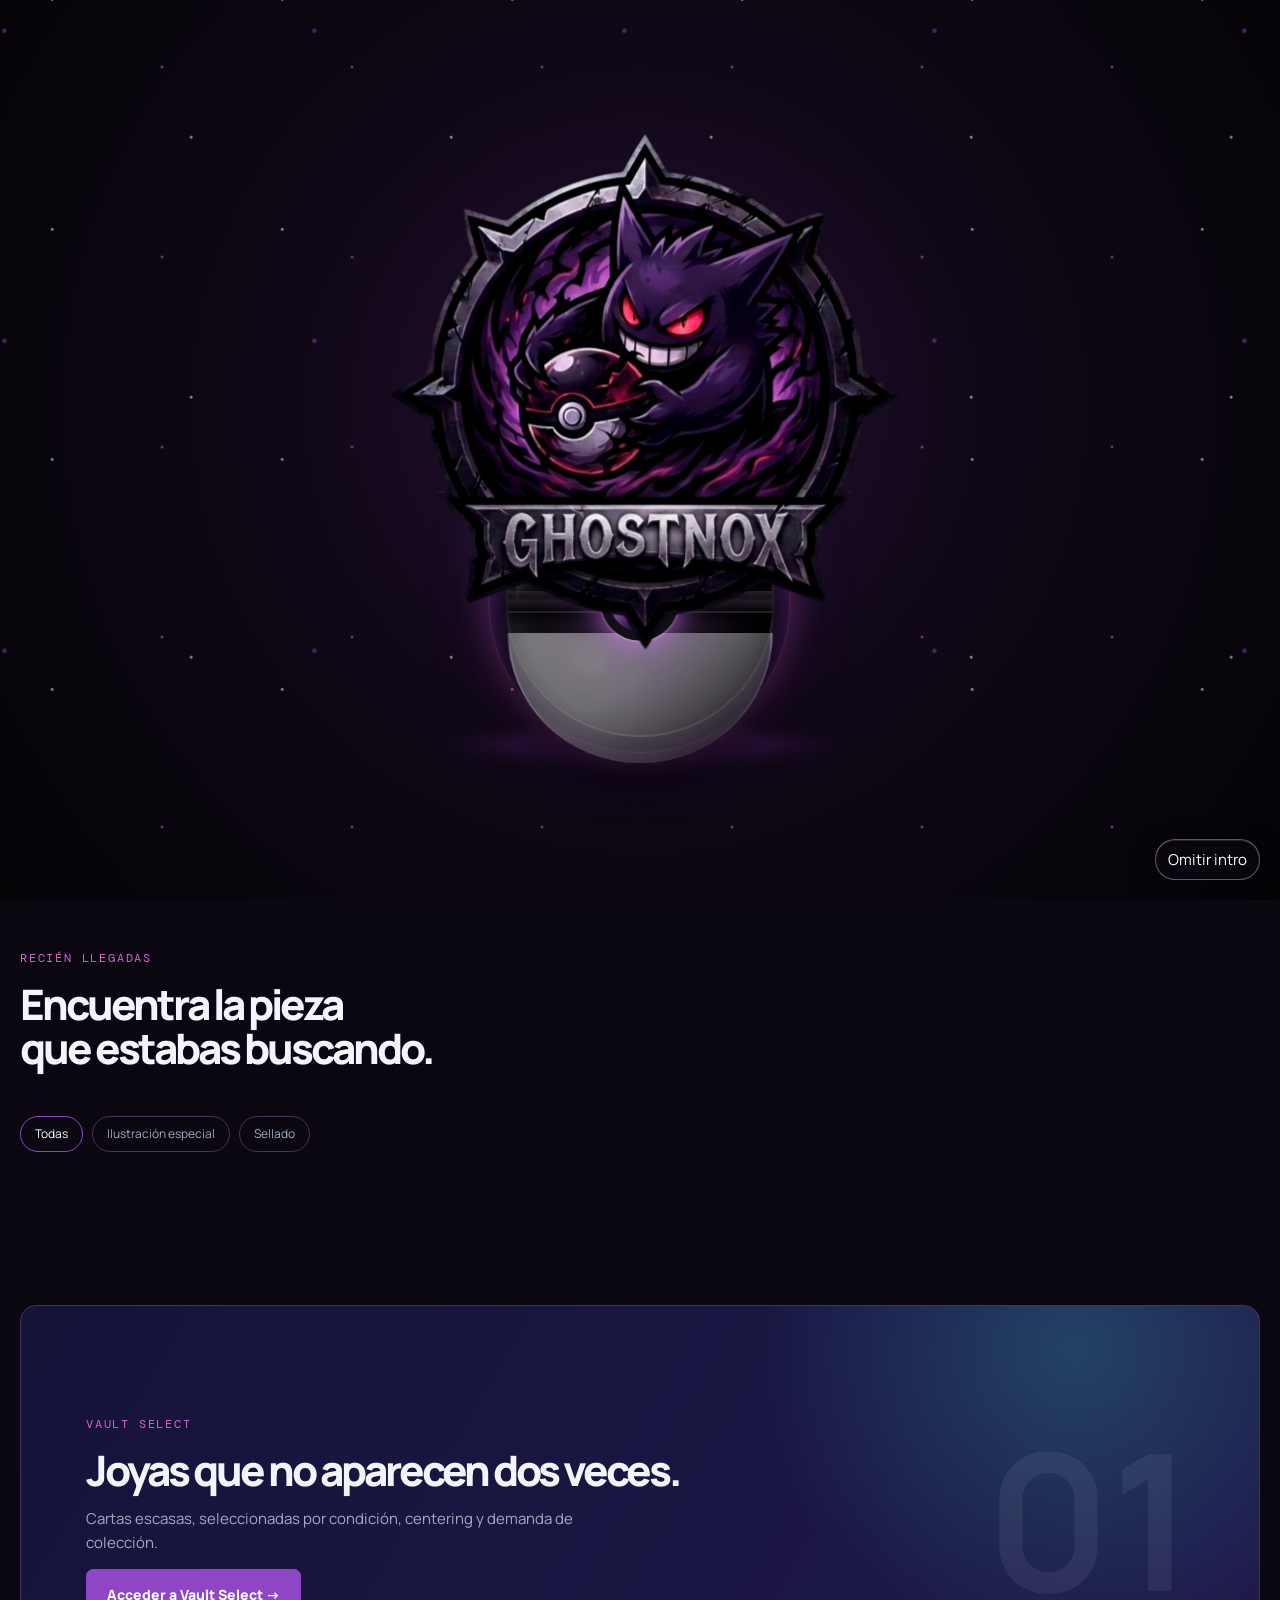
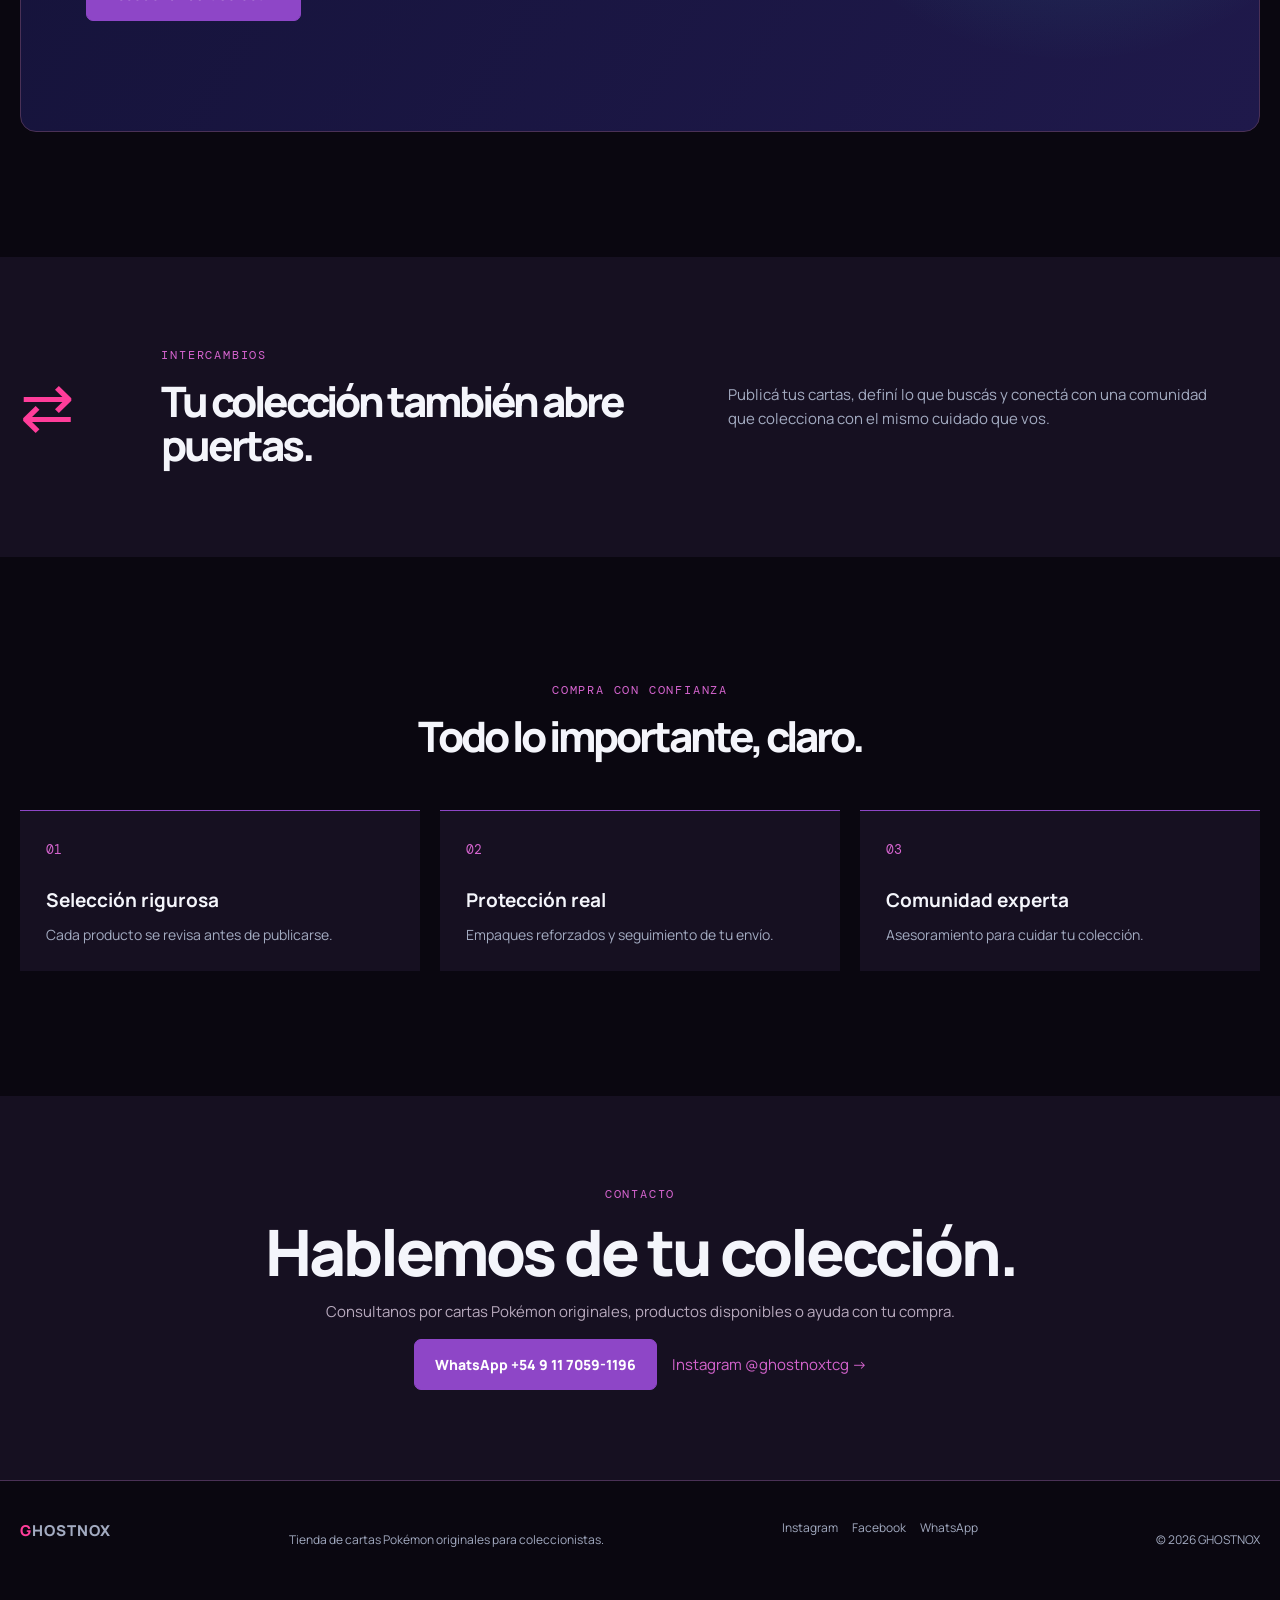
<file: index.html>
<!doctype html>
<html lang="es">

<head>
    <meta charset="utf-8">
    <meta name="viewport" content="width=device-width,initial-scale=1">
    <title>Ghostnox — Cartas Pokémon</title>
    <link rel="icon" href="favicon.svg">
    <link rel="preconnect" href="https://fonts.googleapis.com">
    <link rel="preconnect" href="https://fonts.gstatic.com" crossorigin>
    <link href="https://fonts.googleapis.com/css2?family=DM+Mono&family=Manrope:wght@400;600;700;800&display=swap"
        rel="stylesheet">
    <link rel="stylesheet" href="assets/css/style.css">
    <link rel="stylesheet" href="assets/css/pokeball-3d.css">
    <link rel="stylesheet" href="assets/css/cart-buttons.css">
    <link rel="stylesheet" href="assets/css/supabase-app.css">
    <link rel="stylesheet" href="assets/css/product-modal.css">
    <link rel="stylesheet" href="assets/css/catalog-cards.css">
    <link rel="stylesheet" href="assets/css/cart-editor.css">
    <link rel="stylesheet" href="assets/css/legacy-enhancements.css">
    <link rel="stylesheet" href="assets/css/legacy-contact.css">
</head>

<body>
    <header><a class="brand" href="#inicio">✦ Ghostnox </b></a>
        <nav data-navigation><a href="singles.html">Singles</a><a href="#coleccion">Colección</a><a href="#vault">Vault Select</a><a
                href="#intercambios">Intercambios</a><a href="#guia">Guía</a></nav>
        <div class="actions"><button data-search-button aria-label="Buscar">⌕</button><button class="bag"
                data-cart-button>Bolsa <span data-cart-count>0</span></button><button class="menu"
                data-menu-button>☰</button></div>
    </header>
    <main id="inicio">
        <section class="hero">
            <div class="copy">
                <p class="eyebrow">CURADO PARA COLECCIONISTAS</p>
                <h1>Tu próxima carta<br><em>extraordinaria.</em></h1>
                <p>Cartas verificadas, envíos protegidos y una selección que convierte cada apertura en un momento
                    especial.</p><a class="button" href="singles.html">Explorar cartas →</a><a class="quiet"
                    href="#guia">Cómo funciona</a>
                <div class="trust">◆ Autenticidad verificada　◆ Pago protegido　◆ Envíos asegurados</div>
            </div>
            <div class="hero-art">
                <div class="card"><small>STAGE 2 · 330 HP</small><strong>Charizard ex</strong>
                    <div>🔥</div>
                    <p>Inferno Wing <b>180</b></p><i>Paldea Evolved · Ultra Rare</i>
                </div>
                <aside><b>9.5</b><small>VAULT<br>GRADE</small></aside>
            </div>
        </section>
        <section class="metrics">
            <div><b>4.8/5</b><span>experiencia de compra</span></div>
            <div><b>3.000+</b><span>cartas disponibles</span></div>
            <div><b>48 h</b><span>despacho asegurado</span></div>
            <div><b>100%</b><span>lotes revisados</span></div>
        </section>
        <section class="collection" id="coleccion">
            <p class="eyebrow">RECIÉN LLEGADAS</p>
            <h2>Encuentra la pieza<br>que estabas buscando.</h2>
            <div class="filters"><button class="active">Todas</button><button>Ilustración
                    especial</button><button>Sellado</button></div>
            <div class="products"></div>
        </section>
        <section class="vault" id="vault">
            <div>
                <p class="eyebrow">VAULT SELECT</p>
                <h2>Joyas que no aparecen dos veces.</h2>
                <p>Cartas escasas, seleccionadas por condición, centering y demanda de colección.</p><a class="button"
                    href="#coleccion">Acceder a Vault Select →</a>
            </div><b>01</b>
        </section>
        <section class="exchange" id="intercambios"><span>⇄</span>
            <div>
                <p class="eyebrow">INTERCAMBIOS</p>
                <h2>Tu colección también abre puertas.</h2>
            </div>
            <p>Publicá tus cartas, definí lo que buscás y conectá con una comunidad que colecciona con el mismo cuidado
                que vos.</p>
        </section>
        <section class="guide" id="guia">
            <p class="eyebrow">COMPRA CON CONFIANZA</p>
            <h2>Todo lo importante, claro.</h2>
            <div>
                <article><span>01</span>
                    <h3>Selección rigurosa</h3>
                    <p>Cada producto se revisa antes de publicarse.</p>
                </article>
                <article><span>02</span>
                    <h3>Protección real</h3>
                    <p>Empaques reforzados y seguimiento de tu envío.</p>
                </article>
                <article><span>03</span>
                    <h3>Comunidad experta</h3>
                    <p>Asesoramiento para cuidar tu colección.</p>
                </article>
            </div>
        </section>
    </main>
    <footer><a class="brand" href="#inicio">✦ Ghostnox </b></a>
        <p>Cartas Pokémon para coleccionar con intención.</p>
        <p>© 2026 Ghostnox </p>
    </footer>
    <aside class="cart-panel" data-cart-panel>
        <div>
            <h2>Tu bolsa</h2><button data-close-cart>×</button>
        </div>
        <section data-cart-items>
            <p>Tu bolsa está vacía.</p>
        </section>
        <p class="total">Total <b data-cart-total>$0</b></p><button class="button" data-checkout-button>Finalizar compra
            →</button>
    </aside>
    <div class="overlay" data-overlay></div>
    <dialog data-search-dialog>
        <form method="dialog"><button>×</button><label for="search">Encontrá tu próxima carta</label><input id="search"
                type="search" placeholder="Buscar por nombre o expansión" autofocus></form>
    </dialog>
    <script src="assets/js/script.js"></script>
    <script type="module" src="assets/js/app.js"></script>
    <script type="module" src="assets/js/store-experience.js"></script>
</body>

</html>
</file>
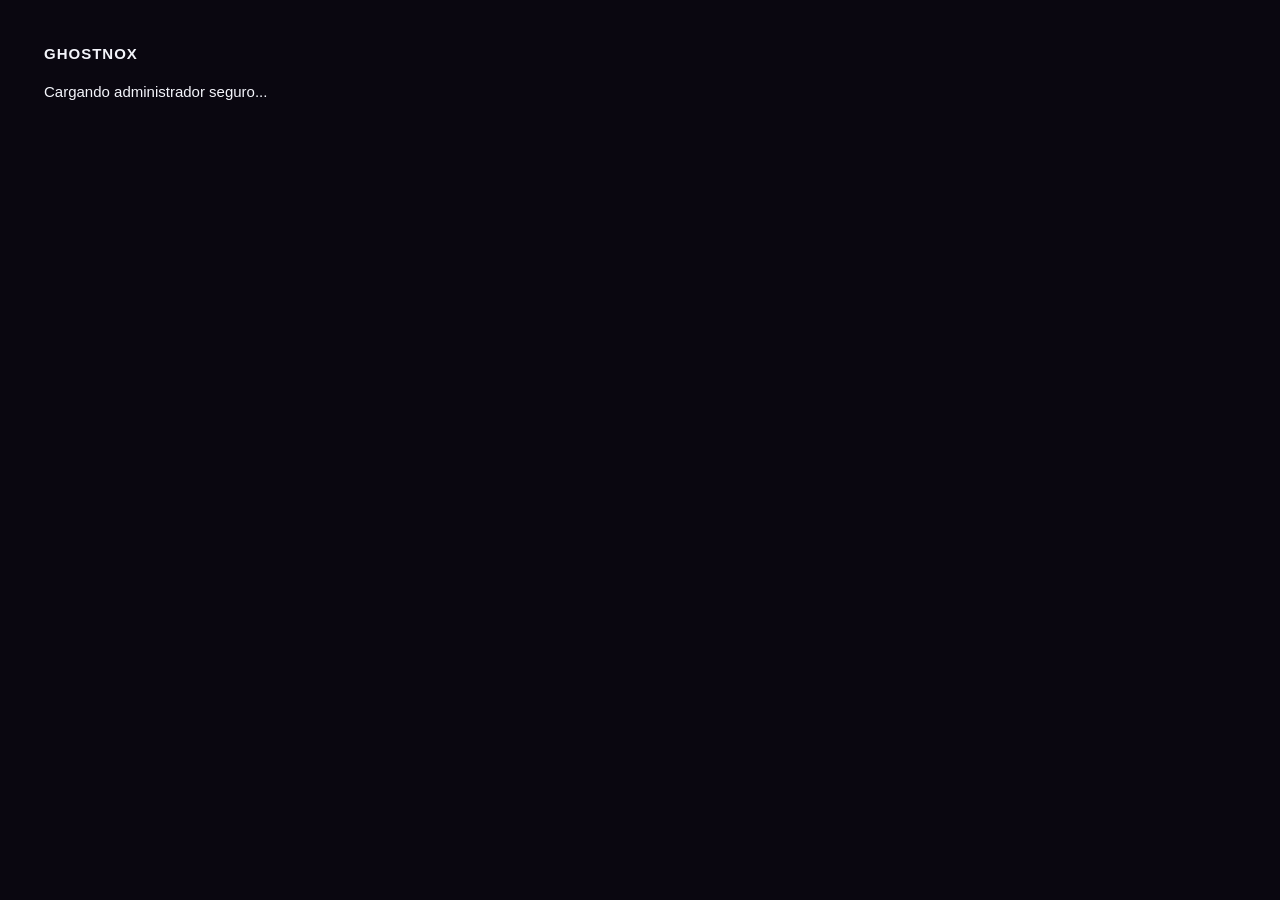
<file: admin.html>
<!doctype html>
<html lang="es">
<head>
  <meta charset="utf-8">
  <meta name="viewport" content="width=device-width,initial-scale=1">
  <title>Administrador | GHOSTNOX</title>
  <link rel="stylesheet" href="assets/css/style.css">
  <link rel="stylesheet" href="assets/css/admin.css">
  <link rel="stylesheet" href="assets/css/supabase-app.css">
  <link rel="stylesheet" href="assets/css/legacy-enhancements.css">
  <link rel="stylesheet" href="assets/css/admin-layout.css">
</head>
<body data-page="admin">
  <main class="admin-wrap"><a class="brand" href="index.html">GHOSTNOX</a><p>Cargando administrador seguro...</p></main>
  <script src="assets/js/script.js"></script>
  <script type="module" src="assets/js/app.js"></script>
  <script type="module" src="assets/js/admin-card-fields.js?v=20260906-2"></script>
</body>
</html>
</file>
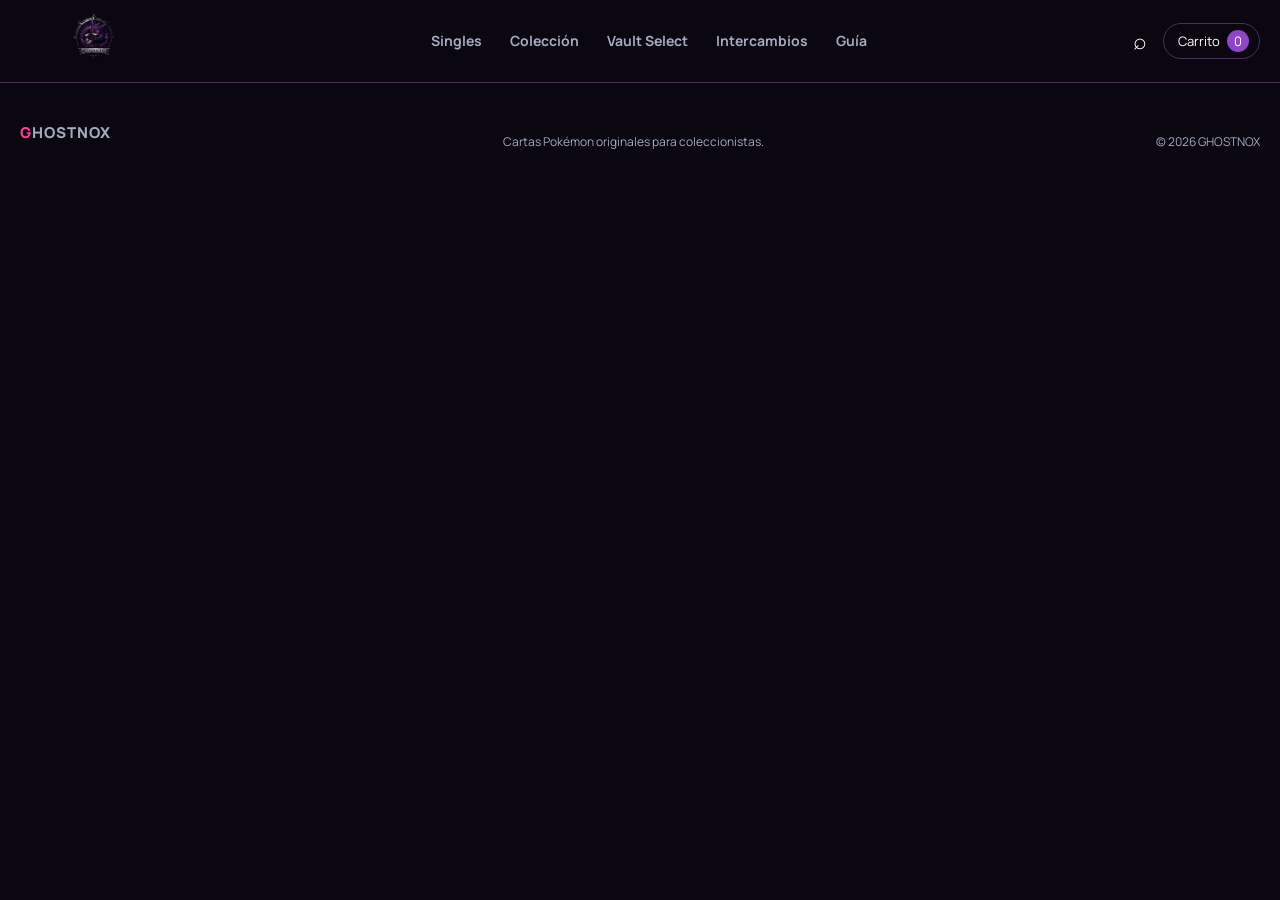
<file: singles.html>
<!doctype html>
<html lang="es">

<head>
    <meta charset="utf-8">
    <meta name="viewport" content="width=device-width,initial-scale=1">
    <title>Singles | GHOSTNOX</title>
    <link rel="icon" href="readme-images/GHOSTNOX-FAVICON.ico">
    <link rel="preconnect" href="https://fonts.googleapis.com">
    <link rel="preconnect" href="https://fonts.gstatic.com" crossorigin>
    <link href="https://fonts.googleapis.com/css2?family=DM+Mono&family=Manrope:wght@400;600;700;800&display=swap"
        rel="stylesheet">
    <link rel="stylesheet" href="assets/css/style.css">
    <link rel="stylesheet" href="assets/css/cart-buttons.css">
    <link rel="stylesheet" href="assets/css/supabase-app.css">
    <link rel="stylesheet" href="assets/css/product-modal.css">
    <link rel="stylesheet" href="assets/css/cart-editor.css">
    <link rel="stylesheet" href="assets/css/legacy-enhancements.css">
</head>

<body data-page="singles">
    <header><a class="brand" href="index.html"><img class="header-logo-image" src="readme-images/GHOSTNOX-NEW.png"
                alt="GHOSTNOX"></a>
        <nav data-navigation><a href="singles.html">Singles</a><a href="index.html#coleccion">Colección</a><a
                href="index.html#vault">Vault Select</a><a href="index.html#intercambios">Intercambios</a><a
                href="index.html#guia">Guía</a></nav>
        <div class="actions"><button data-search-button aria-label="Buscar">⌕</button><button class="bag"
                data-cart-button>Carrito <span data-cart-count>0</span></button><button class="menu"
                data-menu-button>☰</button></div>
    </header>
    <main id="singles-view"></main>
    <footer><a class="brand" href="index.html">GHOSTNOX</a>
        <p>Cartas Pokémon originales para coleccionistas.</p>
        <p>© 2026 GHOSTNOX</p>
    </footer>
    <aside class="cart-panel" data-cart-panel>
        <div>
            <h2>Tu carrito</h2><button data-close-cart>×</button>
        </div>
        <section data-cart-items>
            <p>Tu carrito está vacío.</p>
        </section>
        <p class="total">Total <b data-cart-total>$0</b></p><button class="button" data-checkout-button>Finalizar compra
            →</button>
    </aside>
    <div class="overlay" data-overlay></div>
    <dialog data-search-dialog>
        <form method="dialog"><button>×</button><label for="search">Encontrá tu próxima carta</label><input id="search"
                type="search" placeholder="Buscar por nombre o expansión" autofocus></form>
    </dialog>
    <script src="assets/js/script.js"></script>
    <script type="module" src="assets/js/store-experience.js"></script>
    <script type="module" src="assets/js/advanced-singles-filters.js"></script>
    <script type="module" src="assets/js/singles-cart.js"></script>
</body>

</html>
</file>
<file: assets/css/style.css>
:root{--color-bg:#080b16;--color-surface:#11172a;--color-surface-light:#19213a;--color-primary:#9365ff;--color-primary-hover:#ad8aff;--color-secondary:#3de4dc;--color-accent:#f6c95c;--color-text:#f4f5fb;--color-text-muted:#a3abc1;--color-success:#62d69a;--color-warning:#f6c95c;--color-danger:#ff657c;--border-color:#2a334b;--shadow-card:0 24px 55px #0008;--glow-primary:0 0 48px #9365ff55}*{box-sizing:border-box}html{scroll-behavior:smooth}body{margin:0;background:var(--color-bg);color:var(--color-text);font:15px Manrope,sans-serif;line-height:1.55}a{text-decoration:none;color:inherit}button{font:inherit;cursor:pointer}header{height:82px;max-width:1240px;margin:auto;display:flex;align-items:center;justify-content:space-between}.brand{font-size:15px;font-weight:800;letter-spacing:1px}.brand:first-letter{color:var(--color-accent)}.brand b,.eyebrow{color:var(--color-secondary)}nav{display:flex;gap:28px}nav a{color:var(--color-text-muted);font-size:14px;font-weight:700}.actions{display:flex;gap:10px;align-items:center}.actions button{border:0;background:none;color:white;font-size:23px}.actions .bag{font-size:13px;border:1px solid var(--border-color);border-radius:22px;padding:7px 10px 7px 14px}.bag span{background:var(--color-primary);padding:2px 7px;border-radius:12px;margin-left:4px}.menu{display:none}.hero{max-width:1240px;margin:auto;min-height:630px;display:grid;grid-template-columns:1.05fr .95fr;align-items:center}.eyebrow{font:12px 'DM Mono',monospace;letter-spacing:1.8px;margin:0 0 16px}.hero h1,h2{font-size:clamp(38px,5vw,68px);line-height:1.05;letter-spacing:-3px;margin:0;font-weight:800}.hero em{font-style:normal;color:var(--color-primary-hover)}.copy>p:not(.eyebrow){max-width:510px;color:var(--color-text-muted);font-size:17px;margin:25px 0 32px}.button{display:inline-block;background:var(--color-primary);border:1px solid var(--color-primary);border-radius:7px;padding:14px 20px;color:white;font-size:14px;font-weight:800}.button:hover{background:var(--color-primary-hover);box-shadow:var(--glow-primary)}.quiet{border:1px solid var(--border-color);border-radius:7px;padding:14px 20px;margin-left:8px;font-size:14px;font-weight:700}.trust{margin-top:48px;color:var(--color-text-muted);font-size:11px;font-weight:700}.hero-art{height:500px;display:grid;place-items:center;position:relative;background:radial-gradient(circle,#3de4dc22,transparent 55%)}.card{width:255px;height:360px;padding:16px;border-radius:14px;transform:rotate(8deg);background:linear-gradient(145deg,#f8cc5d,#ea7d43 45%,#942557);border:7px solid #f9e6a1;color:#261323;box-shadow:var(--shadow-card);position:relative}.card small,.card i{font:10px 'DM Mono',monospace;font-weight:bold}.card strong{display:block;font-size:29px}.card div{height:210px;display:grid;place-items:center;margin:9px 0;font-size:100px;background:radial-gradient(circle at 50% 70%,#ffd559,#e5522b 30%,#64134b 75%);border:2px solid #42182d}.card p{margin:0;font-size:13px}.card p b{float:right}.hero-art aside{position:absolute;right:18%;bottom:15%;width:80px;height:80px;display:grid;place-items:center;background:#e9eff8;color:#11172a;border:3px solid #91a1bc;border-radius:8px;box-shadow:var(--shadow-card)}.hero-art aside b{font-size:28px}.hero-art aside small{font:8px 'DM Mono',monospace;text-align:center;position:absolute;bottom:7px}.metrics{max-width:1240px;margin:auto;border-block:1px solid var(--border-color);display:grid;grid-template-columns:repeat(4,1fr)}.metrics div{padding:27px 35px;border-right:1px solid var(--border-color)}.metrics div:last-child{border:0}.metrics b{display:block;font-size:22px}.metrics span{color:var(--color-text-muted);font-size:12px}.collection,.guide{max-width:1240px;margin:auto;padding:125px 0}.collection h2,.guide h2,.vault h2,.exchange h2{font-size:42px}.filters{display:flex;gap:9px;flex-wrap:wrap;margin:45px 0 28px}.filters button{background:none;border:1px solid var(--border-color);border-radius:20px;color:var(--color-text-muted);padding:8px 14px;font-size:12px}.filters button.active,.filters button:hover{border-color:var(--color-primary);color:white}.products{display:grid;grid-template-columns:repeat(4,1fr);gap:18px}.product{background:var(--color-surface);border:1px solid var(--border-color);border-radius:12px;padding:13px;transition:.25s}.product:hover{transform:translateY(-6px);border-color:var(--color-primary);box-shadow:var(--shadow-card)}.product-image{height:230px;border-radius:8px;display:grid;place-items:center;font-size:75px}.electric{background:linear-gradient(145deg,#253160,#b28728)}.psychic{background:linear-gradient(145deg,#25164d,#a749b3)}.water{background:linear-gradient(145deg,#112e55,#178fae)}.grass{background:linear-gradient(145deg,#173c37,#64a24c)}.product small{display:block;color:var(--color-secondary);font:10px 'DM Mono',monospace;margin-top:15px}.product h3{font-size:15px;margin:7px 0}.product>div:last-child{display:flex;justify-content:space-between;align-items:center}.product button{background:var(--color-surface-light);border:0;color:white;border-radius:6px;width:32px;height:32px;font-size:20px}.product button:hover{background:var(--color-primary)}.vault{max-width:1240px;margin:auto;min-height:330px;padding:65px;display:flex;justify-content:space-between;align-items:center;border:1px solid var(--border-color);border-radius:16px;background:radial-gradient(circle at 85% 10%,#3de4dc35,transparent 28%),linear-gradient(120deg,#15133a,#1f194b)}.vault p:not(.eyebrow),.exchange>p{max-width:500px;color:var(--color-text-muted)}.vault>b{font-size:190px;color:#fff1}.exchange{margin-top:125px;padding:90px max(20px,calc((100% - 1240px)/2));background:var(--color-surface);display:grid;grid-template-columns:.2fr 1fr 1fr;gap:35px;align-items:center}.exchange>span{font-size:65px;color:var(--color-accent)}.guide{text-align:center}.guide>div{display:grid;grid-template-columns:repeat(3,1fr);gap:20px;text-align:left;margin-top:52px}.guide article{padding:26px;background:var(--color-surface);border-top:1px solid var(--color-primary)}.guide span{font:13px 'DM Mono',monospace;color:var(--color-secondary)}.guide h3{font-size:19px;margin:26px 0 8px}.guide article p{color:var(--color-text-muted);font-size:14px;margin:0}footer{border-top:1px solid var(--border-color);padding:38px max(20px,calc((100% - 1240px)/2));display:flex;justify-content:space-between;color:var(--color-text-muted);font-size:12px}.cart-panel{position:fixed;z-index:3;inset:0 0 0 auto;width:min(430px,90vw);padding:28px;background:var(--color-surface);transform:translateX(100%);transition:.3s}.cart-panel.open{transform:none}.cart-panel>div,.total{display:flex;justify-content:space-between;align-items:center;border-bottom:1px solid var(--border-color)}.cart-panel h2{font-size:25px}.cart-panel button:not(.button),dialog button{border:0;background:none;color:white;font-size:30px}.cart-panel section{min-height:55vh}.cart-panel section p{border-bottom:1px solid var(--border-color);padding:15px 0;color:var(--color-text-muted)}.total{padding:20px 0;font-size:18px}.cart-panel .button{width:100%;text-align:center}.overlay{position:fixed;z-index:2;inset:0;background:#000a;opacity:0;pointer-events:none}.overlay.visible{opacity:1;pointer-events:auto}dialog{width:min(600px,90vw);background:var(--color-surface);border:1px solid var(--border-color);border-radius:12px;color:white;padding:34px}dialog::backdrop{background:#000c}dialog form{display:grid}dialog button{justify-self:end}dialog label{font-size:25px;font-weight:800}dialog input{margin-top:25px;padding:16px;background:var(--color-bg);border:1px solid var(--border-color);border-radius:7px;color:white;font:15px Manrope}@media(max-width:760px){header{height:68px;width:calc(100% - 28px)}nav{position:absolute;display:none;top:68px;left:0;right:0;padding:20px;background:var(--color-surface);flex-direction:column;z-index:2}nav.open{display:flex}.menu{display:block}.hero{width:calc(100% - 40px);min-height:700px;display:block;padding-top:70px}.hero-art{opacity:.35;position:absolute;inset:auto -75px -65px auto;width:450px}.copy{position:relative;z-index:1}.trust{line-height:2}.metrics{grid-template-columns:repeat(2,1fr)}.metrics div{padding:18px}.collection,.guide{width:calc(100% - 40px);padding:80px 0}.products{grid-template-columns:repeat(2,1fr);gap:10px}.product-image{height:170px}.vault{margin:0 20px;padding:35px}.vault h2,.exchange h2{font-size:32px}.vault>b{display:none}.exchange{margin-top:80px;padding:55px 20px;grid-template-columns:1fr;gap:10px}.exchange>span{display:none}.guide>div{grid-template-columns:1fr;margin-top:30px}footer{flex-direction:column;align-items:center;gap:10px;text-align:center}.quiet{display:none}}
.singles{max-width:1240px;margin:auto;padding:120px 0}.singles-title{display:flex;justify-content:space-between;align-items:end;gap:20px}.singles-title h2{font-size:42px}.singles-title p:not(.eyebrow){color:var(--color-text-muted)}[data-toggle-filters]{display:none}.singles-layout{display:grid;grid-template-columns:235px minmax(0,1fr);gap:28px;margin-top:38px}.singles-layout aside{height:max-content;padding:18px;border:1px solid var(--border-color);border-radius:10px;background:var(--color-surface)}.filter-head,.single-toolbar{display:flex;justify-content:space-between;align-items:center}.filter-head{padding-bottom:14px;border-bottom:1px solid var(--border-color)}.filter-head button,.empty button{border:0;background:none;color:var(--color-secondary);font-size:12px}.singles-layout aside>label{display:block;padding:15px 0;color:var(--color-text-muted);font-size:12px}.singles-layout input:not([type=checkbox]),.single-toolbar select,.single footer select{width:100%;margin-top:6px;padding:8px;background:var(--color-bg);border:1px solid var(--border-color);border-radius:5px;color:white}.singles-layout details{padding:13px 0;border-top:1px solid var(--border-color)}.singles-layout summary{font-weight:800;font-size:13px;cursor:pointer}.singles-layout details label{display:block;margin-top:8px;color:var(--color-text-muted);font-size:12px}.price{display:grid;grid-template-columns:1fr 1fr;gap:6px}.single-toolbar{margin-bottom:16px;color:var(--color-text-muted);font-size:13px}.single-toolbar b{color:white}.single-toolbar select{width:auto;margin:0}.single-grid{display:grid;grid-template-columns:repeat(3,minmax(0,1fr));gap:16px}.single{display:flex;flex-direction:column;min-width:0;position:relative;overflow:hidden;border:1px solid var(--border-color);border-radius:10px;background:var(--color-surface);transition:.2s}.single:hover{transform:translateY(-4px);border-color:var(--color-primary);box-shadow:var(--shadow-card)}.single-art{height:230px;display:flex;flex-direction:column;justify-content:space-between;padding:14px;background:radial-gradient(circle at 75% 25%,#ffffff66,transparent 28%),linear-gradient(145deg,#5d2189,#17152f)}.single-art.agua{background:linear-gradient(145deg,#153f73,#2c97c5)}.single-art.fuego{background:linear-gradient(145deg,#8b291d,#e57133)}.single-art.rayo{background:linear-gradient(145deg,#8d650b,#e9bd31)}.single-art.oscuridad{background:linear-gradient(145deg,#121521,#464963)}.single-art.dragon{background:linear-gradient(145deg,#8d3b18,#db942d)}.single-art strong{font-size:27px;line-height:1.1;text-shadow:0 3px 8px #000;overflow-wrap:anywhere}.single-art small{font:10px 'DM Mono',monospace}.single-art i{align-self:end;font-style:normal;font-weight:800}.single>div:last-child{display:flex;flex:1;min-height:145px;flex-direction:column;padding:13px}.single>div p{margin:0;color:var(--color-secondary);font:10px 'DM Mono',monospace}.single h3{margin:5px 0;font-size:15px}.single em{font-style:normal;color:var(--color-text-muted);font-size:10px}.single footer{display:flex;justify-content:space-between;align-items:center;gap:12px;padding:13px 0 0;margin-top:auto;border-top:1px solid var(--border-color)}.single footer span{display:flex;align-items:center;gap:9px}.single footer select{width:46px;margin:0;padding:5px}.single footer button{width:32px;height:32px;border:0;border-radius:5px;background:var(--color-primary);color:white;font-size:19px}.heart{position:absolute;right:8px;top:8px;z-index:1;border:0;border-radius:50%;background:#090716aa;color:white;width:30px;height:30px;font-size:20px}.heart.saved{color:#ff72b8}.pages{display:flex;justify-content:center;gap:6px;margin-top:25px}.pages button{width:30px;height:30px;border:1px solid var(--border-color);background:var(--color-surface);color:white;border-radius:5px}.pages .active{background:var(--color-primary)}.empty{text-align:center;padding:55px;color:var(--color-text-muted);border:1px dashed var(--border-color)}@media(max-width:760px){.singles{width:calc(100% - 40px);padding:75px 0}.singles-title h2{font-size:31px}[data-toggle-filters]{display:block;border:1px solid var(--border-color);background:var(--color-surface);color:white;border-radius:18px;padding:8px}.singles-layout{display:block;margin-top:25px}.singles-layout aside{display:none;margin-bottom:16px}.singles.open aside{display:block}.single-toolbar{align-items:start;flex-direction:column;gap:9px}.single-grid{grid-template-columns:repeat(2,minmax(0,1fr));gap:10px}.single-art{height:175px}.single-art strong{font-size:20px}.single>div:last-child{min-height:153px;padding:10px}.single footer{gap:6px}.single footer span{gap:7px}.single footer b{font-size:12px}.single footer select{width:39px;padding:4px}.single footer button{width:30px;height:30px}}@media(max-width:390px){.singles{width:calc(100% - 28px)}.single-grid{grid-template-columns:1fr}.single-art{height:205px}.single>div:last-child{min-height:130px}}
</file>
<file: assets/css/pokeball-3d.css>
/* Pokébola 3D escalable: CSS vectorial, nítido incluso en pantallas 4K. */
.ghostnox-intro {
  isolation: isolate;
  perspective: 1100px;
  background:
    radial-gradient(circle at 50% 58%, rgba(173, 78, 231, .26), transparent 24%),
    radial-gradient(circle at 50% 45%, #271136 0, #100817 42%, #040306 100%) !important;
}
.ghostnox-intro::before {
  content: "";
  position: absolute;
  inset: -20%;
  z-index: -1;
  background:
    radial-gradient(circle at 20% 30%, #d564ce 0 1px, transparent 2px),
    radial-gradient(circle at 72% 22%, #fff 0 1px, transparent 2px),
    radial-gradient(circle at 84% 68%, #8e46c7 0 1.5px, transparent 3px),
    radial-gradient(circle at 34% 78%, #fff 0 1px, transparent 2px);
  background-size: 190px 190px, 260px 260px, 310px 310px, 230px 230px;
  opacity: .46;
  animation: introParticles 9s linear infinite;
}
.intro-stage {
  width: min(620px, 94vw) !important;
  height: min(690px, 88vh) !important;
  isolation: isolate;
  perspective: 1200px;
  transform-style: preserve-3d;
}
.intro-stage::after {
  content: "";
  position: absolute;
  z-index: 0;
  left: 50%;
  bottom: 17px;
  width: min(390px, 74vw);
  height: 68px;
  border-radius: 50%;
  background: radial-gradient(ellipse, rgba(0,0,0,.92), rgba(71,23,96,.42) 45%, transparent 72%);
  filter: blur(10px);
  transform: translateX(-50%) rotateX(70deg);
  animation: groundShadow3d 3s ease-in-out infinite;
}
.pokeball {
  z-index: 2;
  width: clamp(230px, 21vw, 360px) !important;
  bottom: 58px !important;
  overflow: visible;
  transform-style: preserve-3d;
  background: linear-gradient(90deg, #09070b, #211925 48%, #050407) !important;
  border: 2px solid rgba(255,255,255,.13);
  box-shadow:
    inset 18px 4px 24px rgba(255,255,255,.08),
    inset -28px -12px 35px rgba(0,0,0,.8),
    0 35px 48px rgba(0,0,0,.78),
    0 0 90px rgba(181,72,225,.18) !important;
  animation: pokeballArrival3d 1.1s cubic-bezier(.18,.9,.26,1.18) both,
             pokeballFloat3d 3.2s 1.1s ease-in-out infinite !important;
}
.pokeball::before {
  content: "";
  position: absolute;
  z-index: 7;
  inset: 3%;
  pointer-events: none;
  border-radius: 50%;
  background: linear-gradient(118deg, rgba(255,255,255,.52), transparent 18%, transparent 64%, rgba(0,0,0,.4));
  mix-blend-mode: screen;
  filter: blur(.2px);
}
.pokeball::after {
  content: "";
  position: absolute;
  z-index: -1;
  inset: -7%;
  border-radius: 50%;
  border: 1px solid rgba(213,100,206,.28);
  box-shadow: 0 0 35px rgba(213,100,206,.3), inset 0 0 25px rgba(142,70,199,.25);
  animation: energyRing3d 2.2s ease-out infinite;
}
.ball-top,.ball-bottom {
  overflow: hidden;
  backface-visibility: hidden;
  border-inline: 2px solid rgba(255,255,255,.12);
}
.ball-top {
  background:
    radial-gradient(circle at 32% 18%, rgba(255,255,255,.82) 0 4%, rgba(255,255,255,.22) 11%, transparent 27%),
    radial-gradient(circle at 50% 100%, transparent 0 42%, rgba(60,0,14,.38) 76%),
    linear-gradient(145deg,#ff6684 0,#de234f 36%,#9a1238 66%,#3c061b 100%) !important;
  box-shadow: inset 0 12px 22px rgba(255,255,255,.18), inset -25px 0 32px rgba(49,0,17,.64);
  animation: ballTopOpen3d .95s 1.18s cubic-bezier(.2,.75,.3,1) forwards !important;
}
.ball-bottom {
  background:
    radial-gradient(circle at 31% 18%, rgba(255,255,255,.76) 0 5%, rgba(255,255,255,.24) 12%, transparent 28%),
    linear-gradient(145deg,#fff 0,#d9d7dd 43%,#89838e 73%,#312d35 100%) !important;
  box-shadow: inset 0 -19px 28px rgba(0,0,0,.4), inset 18px 0 18px rgba(255,255,255,.2);
  animation: ballBottomOpen3d .95s 1.18s cubic-bezier(.2,.75,.3,1) forwards !important;
}
.ball-top::after,.ball-bottom::after {
  content: "";
  position: absolute;
  inset: 0;
  background: repeating-linear-gradient(108deg, transparent 0 18px, rgba(255,255,255,.028) 19px, transparent 20px);
  opacity: .65;
}
.ball-line {
  top: calc(50% - 11px) !important;
  height: 22px !important;
  border-block: 2px solid rgba(255,255,255,.1);
  background: linear-gradient(#08060a,#211925 45%,#070508) !important;
  box-shadow: 0 5px 12px rgba(0,0,0,.76), inset 0 2px 3px rgba(255,255,255,.1);
}
.ball-core {
  width: clamp(68px, 6vw, 94px) !important;
  height: clamp(68px, 6vw, 94px) !important;
  border: clamp(9px, .7vw, 13px) solid #130e17 !important;
  background:
    radial-gradient(circle at 36% 28%, #fff 0 8%, #f5eaff 9% 17%, #d783ec 29%, #8b38bb 48%, #32113f 72%) !important;
  box-shadow:
    inset 6px 7px 10px rgba(255,255,255,.35),
    inset -8px -8px 14px rgba(25,2,36,.8),
    0 0 0 2px rgba(255,255,255,.14),
    0 0 30px rgba(231,126,255,.75),
    0 0 65px rgba(142,70,199,.5);
  animation: corePulse3d 1.35s ease-in-out infinite;
}
.intro-logo-wrap {
  filter: drop-shadow(0 18px 28px rgba(0,0,0,.9)) drop-shadow(0 0 22px rgba(213,100,206,.3));
  animation: logoReveal3d 1.2s 1.48s cubic-bezier(.18,.9,.25,1) forwards !important;
}
.skip-intro {
  backdrop-filter: blur(12px);
  background: rgba(14,8,19,.55) !important;
  box-shadow: inset 0 1px rgba(255,255,255,.12), 0 8px 28px rgba(0,0,0,.35);
}
@keyframes pokeballArrival3d{0%{opacity:0;transform:translate(-50%,150px) rotateX(-22deg) rotateY(-28deg) scale(.58)}65%{opacity:1;transform:translate(-50%,-10px) rotateX(8deg) rotateY(12deg) scale(1.04)}100%{transform:translateX(-50%) rotateX(0) rotateY(0) scale(1)}}
@keyframes pokeballFloat3d{0%,100%{transform:translateX(-50%) translateY(0) rotateY(-3deg)}50%{transform:translateX(-50%) translateY(-9px) rotateY(3deg)}}
@keyframes ballTopOpen3d{to{transform:translateY(-52px) rotateX(-14deg);opacity:.48;filter:brightness(1.15)}}
@keyframes ballBottomOpen3d{to{transform:translateY(31px) rotateX(10deg);opacity:.58;filter:brightness(.82)}}
@keyframes corePulse3d{0%,100%{filter:brightness(.9);box-shadow:inset 6px 7px 10px rgba(255,255,255,.35),inset -8px -8px 14px rgba(25,2,36,.8),0 0 20px rgba(231,126,255,.55),0 0 45px rgba(142,70,199,.35)}50%{filter:brightness(1.35);box-shadow:inset 6px 7px 10px rgba(255,255,255,.55),inset -8px -8px 14px rgba(25,2,36,.7),0 0 38px rgba(244,175,255,.9),0 0 90px rgba(142,70,199,.68)}}
@keyframes energyRing3d{0%{opacity:.7;transform:scale(.86)}70%,100%{opacity:0;transform:scale(1.22)}}
@keyframes logoReveal3d{from{opacity:0;transform:translateY(18px) translateZ(-60px) scale(.78);filter:blur(8px)}to{opacity:1;transform:translateY(-52px) translateZ(40px) scale(1);filter:blur(0)}}
@keyframes groundShadow3d{0%,100%{opacity:.82;transform:translateX(-50%) rotateX(70deg) scale(1)}50%{opacity:.58;transform:translateX(-50%) rotateX(70deg) scale(.9)}}
@keyframes introParticles{to{transform:translate3d(24px,-36px,0) rotate(.5deg)}}
@media(max-width:760px){.intro-stage{height:min(570px,86vh)!important}.pokeball{width:min(270px,66vw)!important;bottom:42px!important}.intro-logo-wrap{width:88%!important;left:6%!important}.intro-stage::after{bottom:5px}}
@media(prefers-reduced-motion:reduce){.ghostnox-intro *,.ghostnox-intro::before,.ghostnox-intro::after{animation-duration:.01ms!important;animation-iteration-count:1!important}}
</file>
<file: assets/css/cart-buttons.css>
.product button[data-add],
.single footer button[data-add-single] {
  width: auto;
  min-width: 82px;
  height: 34px;
  padding: 0 14px;
  border-radius: 7px;
  font-size: 12px;
  font-weight: 800;
  line-height: 1;
}

@media (max-width: 680px) {
  .product button[data-add],
  .single footer button[data-add-single] {
    width: auto;
    min-width: 76px;
    height: 32px;
    padding: 0 11px;
    font-size: 11px;
  }
}
</file>
<file: assets/css/supabase-app.css>
.header-logo-image{width:150px;height:56px;object-fit:contain}.hero-art{background:radial-gradient(circle,#9e4cdb44,transparent 62%)}.ghostnox-hero-logo{max-width:min(440px,100%);max-height:460px;object-fit:contain;filter:drop-shadow(0 18px 32px #000)}.product-image img,.single-art img{display:block;width:100%;height:100%;object-fit:contain}.single-art{cursor:zoom-in}.single-status{color:var(--color-text-muted)}.admin-inventory li img{width:42px;height:56px;object-fit:contain;border-radius:4px;background:var(--color-bg)}.admin-inventory li{align-items:center}.admin-inventory li span{flex:1}.admin-inventory button{margin-left:6px}.admin-inventory input{max-width:210px;padding:8px;background:var(--color-bg);border:1px solid var(--border-color);border-radius:6px;color:white}@media(max-width:760px){.header-logo-image{width:115px}.admin-inventory li{flex-wrap:wrap}.admin-inventory li span:last-child{width:100%;display:flex;justify-content:flex-end}}
</file>
<file: assets/css/product-modal.css>
.product-detail-dialog{width:min(820px,92vw);max-height:90vh;padding:0;overflow:auto;border:1px solid var(--border-color);border-radius:16px;background:var(--color-surface);color:var(--color-text)}
.product-detail-dialog::backdrop{background:#07040bd9}
.detail-content{display:grid;grid-template-columns:minmax(0,1fr) minmax(0,1fr)}
.detail-image{min-height:420px;padding:28px;display:grid;place-items:center;background:#110a19}
.detail-image img{display:block;width:100%;height:100%;max-width:100%;max-height:440px;object-fit:contain}
.detail-copy{padding:42px 34px}.detail-copy h2{font-size:32px}.detail-meta{color:var(--color-secondary);font-size:12px}.detail-description{color:var(--color-text-muted);line-height:1.7}.detail-price{font-size:23px;font-weight:800}.detail-close{position:absolute;z-index:2;top:8px;right:12px;border:0;background:transparent;color:white;font-size:28px}
@media(max-width:760px){.detail-content{grid-template-columns:1fr}.detail-image{min-height:260px}.detail-image img{max-height:300px}.detail-copy{padding:26px 24px}}
.single footer span{display:flex;align-items:center;gap:8px}.single footer select[data-quantity]{width:46px;margin:0;padding:5px;background:var(--color-bg);border:1px solid var(--border-color);border-radius:5px;color:white}.single footer button[data-add-card]{width:auto;min-width:76px;padding:0 10px;font-size:12px}
</file>
<file: assets/css/catalog-cards.css>
.products .product-image{position:relative;overflow:hidden;background:#110a19}
.products .product-image img{display:block;width:100%;height:100%;max-width:100%;max-height:100%;object-fit:contain}
.products .product.sold-out .product-image img{opacity:.48;filter:grayscale(.35)}
.stock-badge{position:absolute;top:10px;right:10px;padding:5px 8px;border-radius:4px;background:#15101ddd;color:#fff;font:700 10px 'DM Mono',monospace;letter-spacing:.05em;text-transform:uppercase}
.products .product button:disabled{background:#3b3242;color:#c5bec9;cursor:not-allowed}
.products .product button[data-add-card]{width:auto;min-width:82px;height:34px;padding:0 11px;white-space:nowrap;font-size:12px;font-weight:800}
@media(max-width:700px){.products .product button[data-add-card]{min-width:72px;padding:0 8px;font-size:11px}}
</file>
<file: assets/css/cart-editor.css>
.cart-item{display:flex;justify-content:space-between;gap:12px;align-items:center;padding:14px 0;border-bottom:1px solid var(--border-color)}.cart-item small{display:block;color:var(--color-text-muted)}.cart-item-actions{display:flex;align-items:center;gap:7px}.cart-item-actions button{border:1px solid var(--border-color);border-radius:5px;background:var(--color-bg);color:white;padding:3px 8px;font:inherit}.cart-item-actions button[data-cart-remove]{color:var(--color-secondary);font-size:11px}
</file>
<file: assets/css/legacy-enhancements.css>
:root{--color-primary:#8e46c7;--color-primary-hover:#bd6cf4;--color-secondary:#d564ce;--color-accent:#ff3d9a;--color-surface:#161021;--color-bg:#0a0710;--border-color:#4a3156}.header-logo-image{width:150px;height:56px;object-fit:contain}.hero-art{background:radial-gradient(circle,#9e4cdb44,transparent 62%)}.ghostnox-hero-logo{max-width:min(440px,100%);max-height:460px;object-fit:contain;filter:drop-shadow(0 18px 32px #000)}.product-image img,.single-art img{display:block;width:100%;height:100%;object-fit:contain}.ghostnox-intro{position:fixed;z-index:50;inset:0;display:grid;place-items:center;background:radial-gradient(circle,#33184c,#07050b 72%);overflow:hidden}.ghostnox-intro.leaving{opacity:0;transition:.5s}.intro-stage{width:min(440px,88vw);height:min(540px,82vh);position:relative}.pokeball{position:absolute;bottom:38px;left:50%;transform:translateX(-50%);width:min(245px,58vw);aspect-ratio:1;border-radius:50%;background:#160d1d;box-shadow:0 20px 28px #000;animation:ball .9s both}.ball-top,.ball-bottom{position:absolute;width:100%;height:50%;left:0}.ball-top{top:0;border-radius:250px 250px 0 0;background:linear-gradient(145deg,#ff5a80,#760b35);transform-origin:bottom;animation:top .8s 1s forwards}.ball-bottom{bottom:0;border-radius:0 0 250px 250px;background:linear-gradient(145deg,#fff,#777080);transform-origin:top;animation:bottom .8s 1s forwards}.ball-line{position:absolute;z-index:2;top:calc(50% - 9px);height:18px;width:100%;background:#100914}.ball-core{position:absolute;z-index:3;top:50%;left:50%;width:66px;height:66px;transform:translate(-50%,-50%);border:9px solid #160c20;border-radius:50%;background:radial-gradient(circle,#fff 0 22%,#df65e2 25% 42%,#321642 45%)}.intro-logo-wrap{position:absolute;z-index:4;width:82%;left:9%;bottom:90px;opacity:0;animation:logo 1.2s 1.4s forwards}.intro-logo-wrap img{width:100%}.skip-intro{position:absolute;z-index:5;right:20px;bottom:20px;border:1px solid #ffffff55;border-radius:20px;background:#0008;color:white;padding:8px 12px}@keyframes ball{from{opacity:0;transform:translate(-50%,100px) scale(.7)}to{opacity:1;transform:translateX(-50%)}}@keyframes top{to{transform:translateY(-35px);opacity:.4}}@keyframes bottom{to{transform:translateY(25px);opacity:.4}}@keyframes logo{to{opacity:1;transform:translateY(-35px)}}@media(max-width:760px){.hero-art{position:relative!important;inset:auto!important;opacity:1!important;width:100%!important;height:285px!important;margin-top:18px}.ghostnox-hero-logo{max-width:290px;max-height:275px}.header-logo-image{width:115px}}
</file>
<file: assets/css/legacy-contact.css>
.contact{padding:90px 20px;text-align:center;background:var(--color-surface)}.contact p:not(.eyebrow){color:#b8aabe}.contact a+a{margin-left:15px;color:var(--color-secondary)}.social-links{display:flex;gap:14px}@media(max-width:760px){.contact{padding:70px 20px}.social-links{justify-content:center;flex-wrap:wrap}}
</file>
<file: assets/css/admin.css>
.single-art img{width:100%;height:100%;object-fit:contain}.single footer button:disabled{opacity:.45;cursor:not-allowed}.admin-wrap{max-width:1180px;margin:auto;padding:48px 20px 90px}.admin-wrap h1{font-size:42px;margin:0}.admin-login{max-width:430px;margin:70px auto;padding:30px;border:1px solid var(--border-color);border-radius:14px;background:var(--color-surface)}.admin-login form,.admin-form{display:grid;gap:15px}.admin-wrap label{display:grid;gap:6px;font-weight:700;font-size:13px}.admin-wrap input,.admin-wrap select,.admin-wrap textarea{width:100%;padding:10px;background:var(--color-bg);border:1px solid var(--border-color);border-radius:6px;color:var(--color-text);font:inherit}.admin-heading{display:flex;justify-content:space-between;gap:20px;align-items:flex-start;margin:45px 0 30px}.admin-heading p:not(.eyebrow),.admin-inventory>p{color:var(--color-text-muted)}.admin-heading .quiet{background:none;color:white}.admin-grid{display:grid;grid-template-columns:minmax(0,1.15fr) minmax(300px,.85fr);gap:24px}.admin-form,.admin-inventory{padding:25px;border:1px solid var(--border-color);border-radius:12px;background:var(--color-surface)}.admin-form h2,.admin-inventory h2{font-size:23px;letter-spacing:-1px;margin:0}.form-row{display:grid;grid-template-columns:1fr 1fr;gap:12px}.admin-inventory>div{display:flex;justify-content:space-between;align-items:center;gap:12px}.admin-inventory button{border:1px solid var(--border-color);border-radius:6px;background:var(--color-bg);color:white;padding:8px;font:inherit;font-size:12px}.admin-inventory ul{list-style:none;padding:0;margin:20px 0}.admin-inventory li{display:flex;justify-content:space-between;gap:12px;padding:13px 0;border-top:1px solid var(--border-color)}.admin-inventory li small{display:block;color:var(--color-text-muted);font-size:11px}.form-message{color:var(--color-secondary);margin:0}.save-card-modal{position:fixed;z-index:100;inset:0;display:grid;place-items:center;padding:20px;background:#000a}.save-card-dialog{width:min(390px,100%);padding:30px;border:1px solid var(--border-color);border-radius:14px;background:var(--color-surface);box-shadow:var(--shadow-card);text-align:center}.save-card-dialog h2{font-size:24px;letter-spacing:-.8px;margin:12px 0 7px}.save-card-dialog p{margin:0;color:var(--color-text-muted)}.save-card-dialog .button{margin-top:22px}.save-card-spinner{display:inline-block;width:30px;height:30px;border:3px solid var(--color-primary);border-right-color:transparent;border-radius:50%;animation:save-card-spin .75s linear infinite}.save-card-modal[data-state=success] .save-card-spinner{border-color:var(--color-success);animation:none}.save-card-modal[data-state=success] .save-card-spinner:after{content:'✓';display:block;color:var(--color-success);font-weight:800;line-height:24px}.save-card-modal[data-state=error] .save-card-spinner{border-color:var(--color-danger);animation:none}.save-card-modal[data-state=error] .save-card-spinner:after{content:'!';display:block;color:var(--color-danger);font-weight:800;line-height:24px}@keyframes save-card-spin{to{transform:rotate(360deg)}}@media(max-width:760px){.admin-heading,.admin-grid{display:block}.admin-heading>div:last-child{margin-top:20px}.admin-inventory{margin-top:20px}.form-row{grid-template-columns:1fr}.admin-wrap{padding-top:25px}}
</file>
<file: assets/css/admin-layout.css>
/* Ajustes de jerarquía y densidad para el gestor de inventario. */
.admin-wrap{max-width:1240px;padding:42px 24px 72px}.admin-heading{margin:34px 0 24px}.admin-heading h1{font-size:40px}.admin-heading p:not(.eyebrow){margin:10px 0 0}.admin-grid{grid-template-columns:minmax(460px,1fr) minmax(410px,.9fr);align-items:start;gap:20px}.admin-form{gap:12px;padding:24px}.admin-form>label{gap:5px}.admin-form textarea{min-height:82px;resize:vertical}.admin-form input,.admin-form select,.admin-form textarea{min-height:42px}.admin-form>label:has(input[type="checkbox"]){display:flex;align-items:center;gap:9px;min-height:28px;cursor:pointer}.admin-form input[type="checkbox"]{width:17px;height:17px;min-height:0;margin:0;accent-color:var(--color-primary)}.admin-form .button{margin-top:4px;text-align:center}.admin-inventory{max-height:calc(100vh - 170px);overflow:auto;padding:20px}.admin-inventory>div{position:sticky;top:-20px;z-index:1;padding:0 0 12px;background:var(--color-surface);border-bottom:1px solid var(--border-color)}.admin-inventory>p{margin:12px 0}.admin-inventory li{align-items:center;min-height:64px}.admin-inventory li img{flex:0 0 38px;width:38px;height:48px}.admin-inventory li span{min-width:0}.admin-inventory li b{display:block;overflow:hidden;text-overflow:ellipsis;white-space:nowrap}.admin-inventory li small{line-height:1.45}.admin-inventory li button{white-space:nowrap}
@media(max-width:900px){.admin-grid{grid-template-columns:1fr}.admin-inventory{max-height:none}.admin-inventory>div{top:0}.admin-heading h1{font-size:34px}}
@media(max-width:540px){.admin-wrap{padding:24px 14px 50px}.admin-form,.admin-inventory{padding:18px}.admin-inventory li{display:grid;grid-template-columns:38px minmax(0,1fr) auto auto;gap:8px}.admin-inventory li button{padding:7px 6px;font-size:11px}}
</file>
